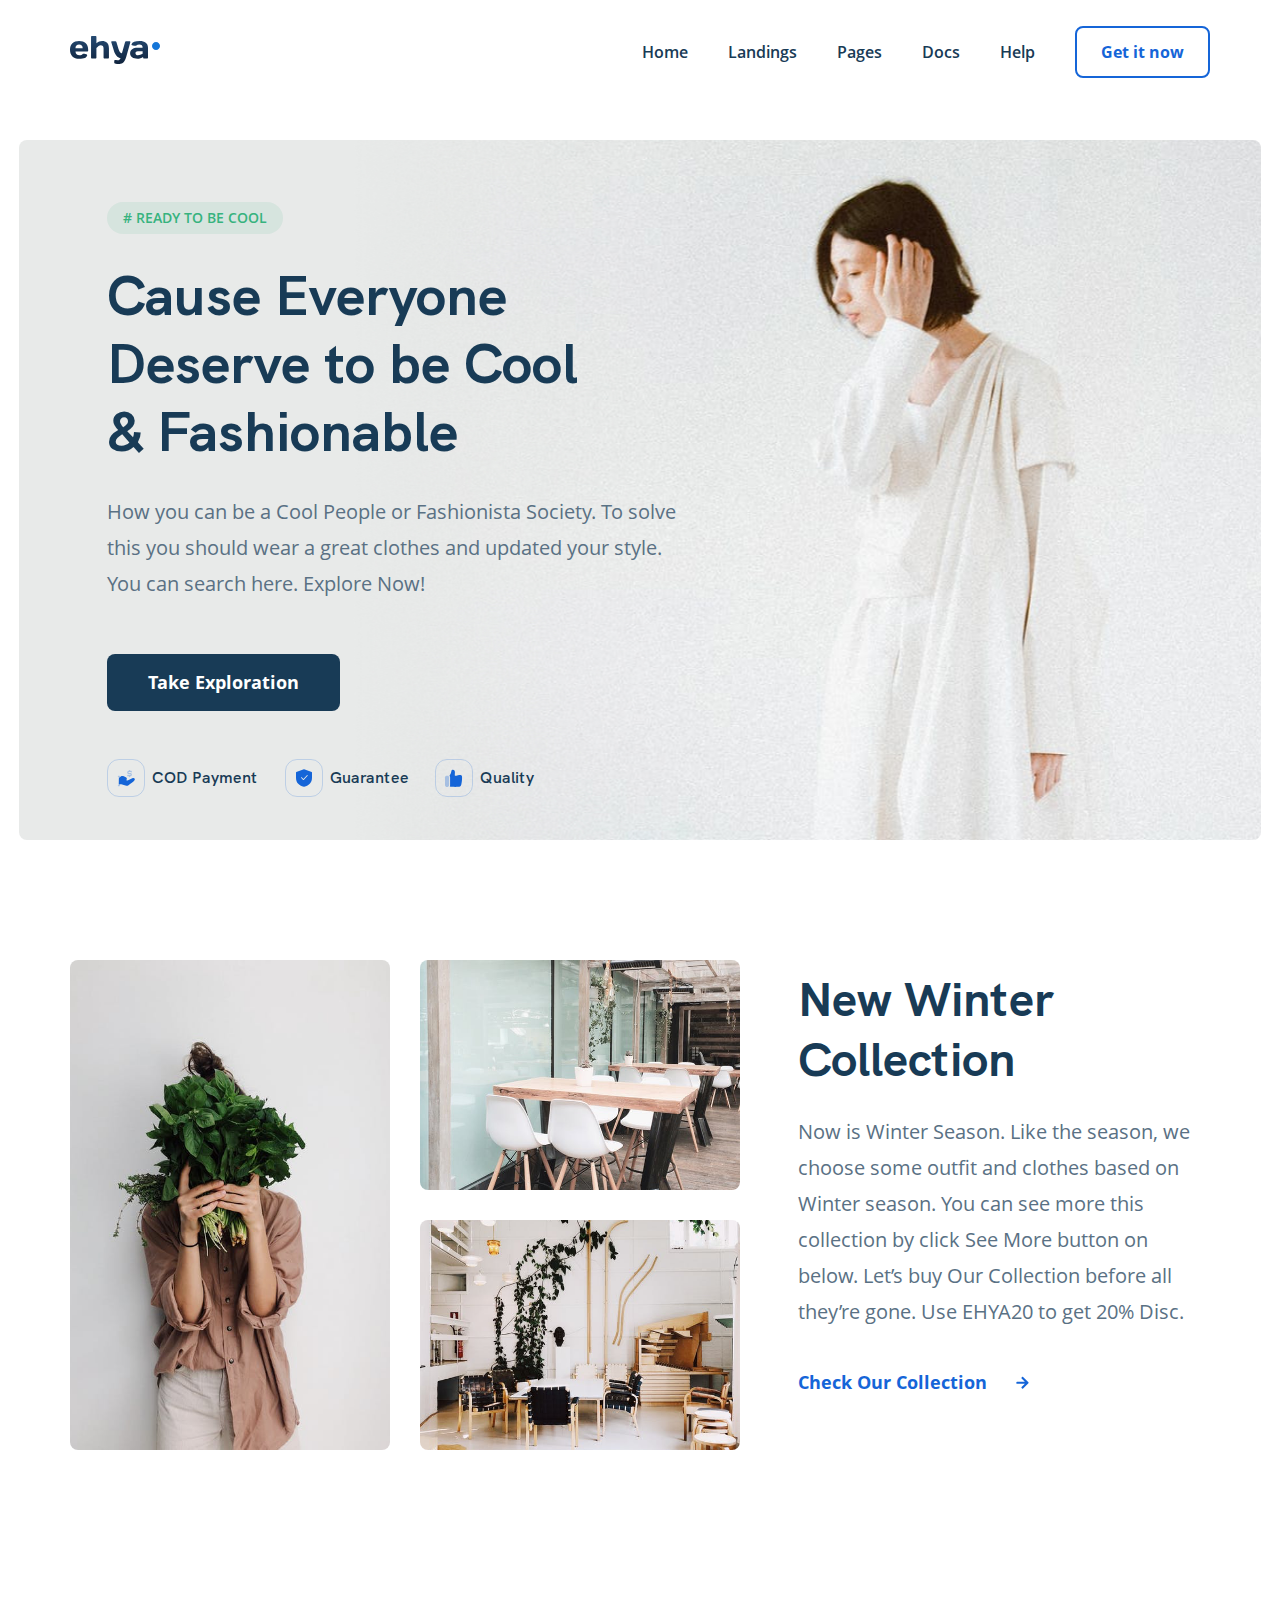
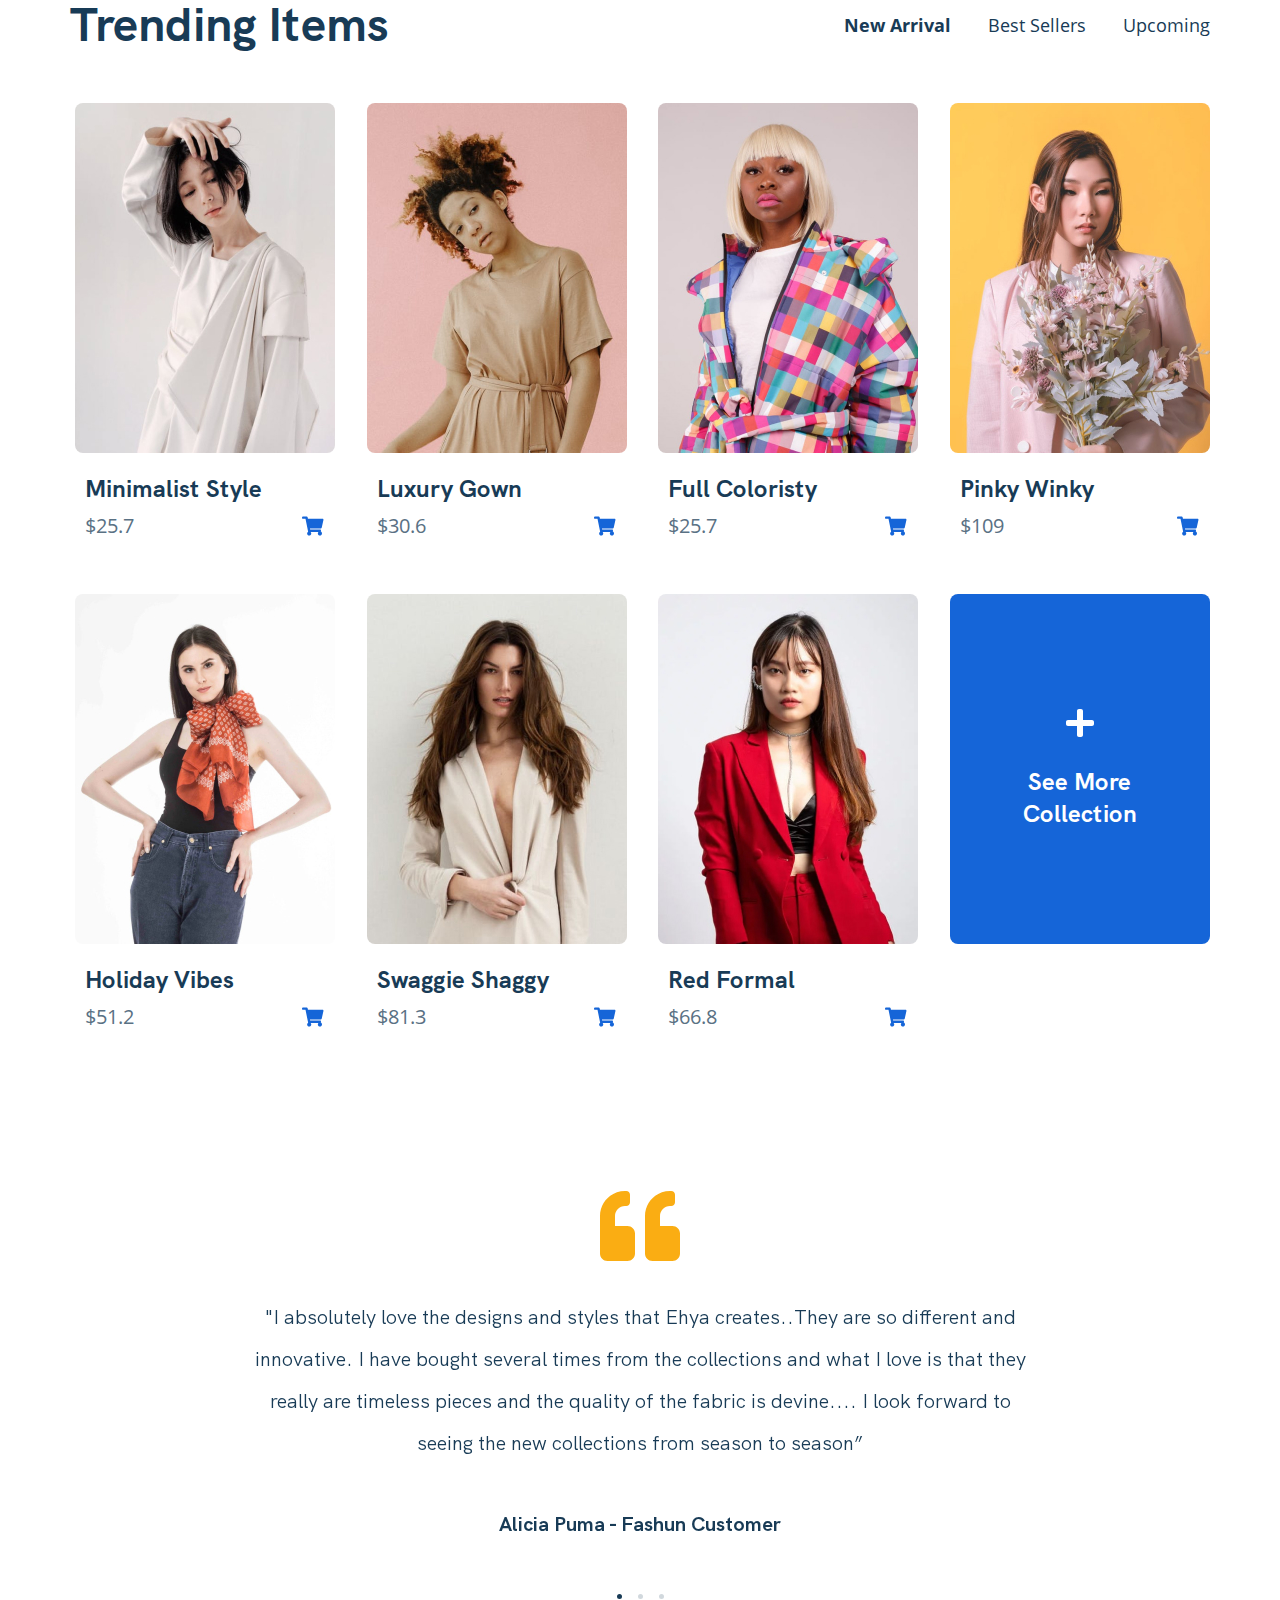
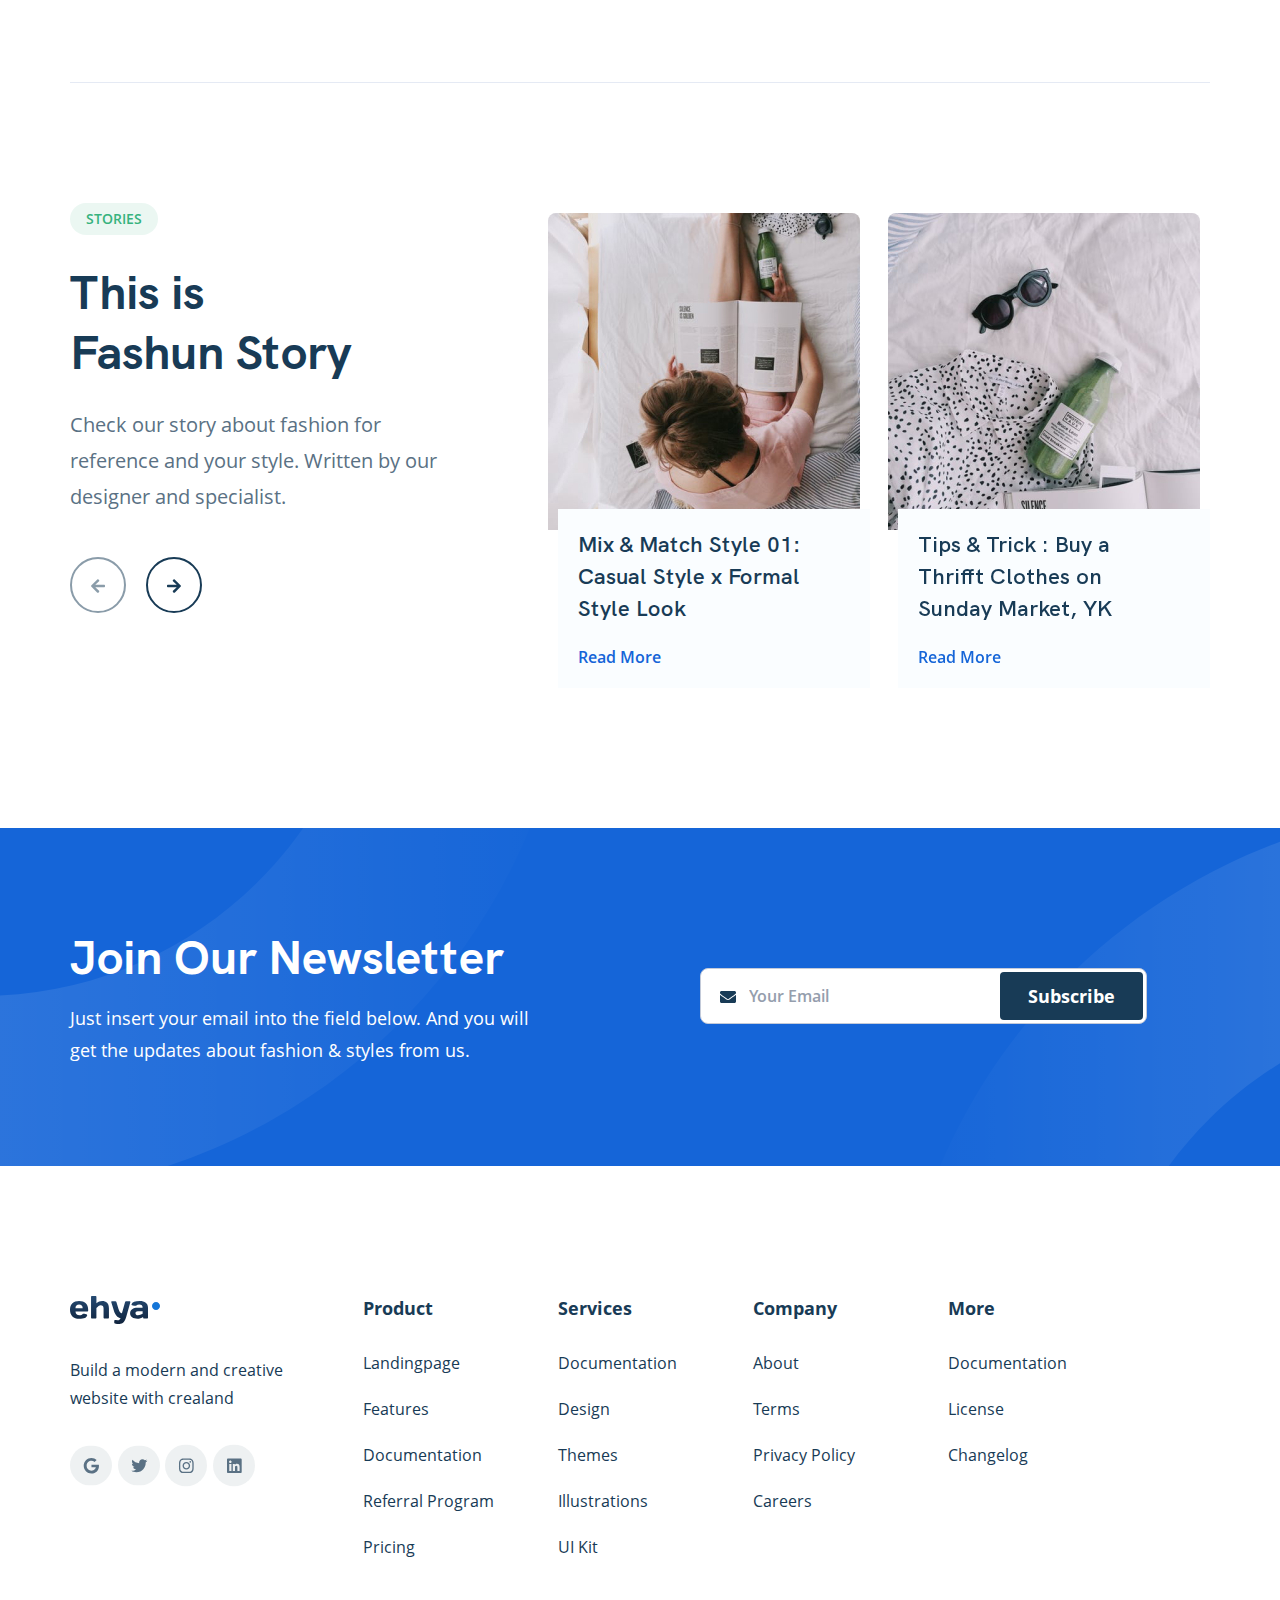
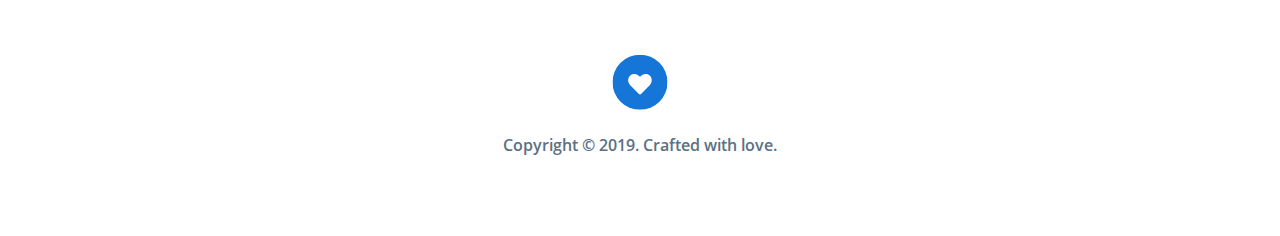
<file: index.html>
<!DOCTYPE html>
<html lang="en">
  <head>
    <meta charset="UTF-8" />
    <meta name="viewport" content="width=device-width, initial-scale=1.0" />
    <title>ehya</title>
    <link rel="shortcut icon" href="favicon.ico" type="image/x-icon" />
    <link rel="icon" href="favicon.ico" type="image/x-icon" />
    <link rel="stylesheet" href="css/swiper-bundle.min.css" />
    <link rel="stylesheet" href="css/style.css" />
  </head>
  <body>
    <header class="header">
      <div class="container header__container">
        <a href="index.html" class="logo">
          <img src="img/logo.svg" alt="Logo: ehya" class="logo__image" />
        </a>
        <button class="menu-button">
          <span class="menu-button__line"></span>
          <span class="menu-button__line"></span>
          <span class="menu-button__line"></span>
        </button>
        <nav class="navbar-menu">
          <img
            src="img/close.svg"
            alt="Icon: Close"
            class="close navbar-menu__close"
          />
          <a href="#" class="navbar-menu__item navbar-menu__link">Home</a>
          <a href="#" class="navbar-menu__item navbar-menu__link">Landings</a>
          <a href="#" class="navbar-menu__item navbar-menu__link">Pages</a>
          <a href="#" class="navbar-menu__item navbar-menu__link">Docs</a>
          <a href="#" class="navbar-menu__item navbar-menu__link">Help</a>
          <button class="button navbar-menu__item navbar-menu__button">
            Get it now
          </button>
        </nav>
        <!-- /.navbar-menu -->
      </div>
      <!-- /.container -->
    </header>

    <section class="hero">
      <div class="hero-container">
        <div class="hero-wrapper">
          <span class="label hero__label"># Ready to be cool</span>
          <h1 class="title hero__title">
            Cause Everyone Deserve to be Cool & Fashionable
          </h1>
          <p class="description hero__description">
            How you can be a Cool People or Fashionista Society. To solve this
            you should wear a great clothes and updated your style. You can
            search here. Explore Now!
          </p>
          <button class="button hero__button">Take Exploration</button>
          <ul class="advantages">
            <li class="advantages__item">
              <img
                src="img/icon-get-money.svg"
                alt="Icon: Get money"
                class="advantages__icon"
              />
              <span class="advantages__text">COD Payment</span>
            </li>
            <li class="advantages__item">
              <img
                src="img/icon-protection.svg"
                alt="Icon: Get money"
                class="advantages__icon"
              />
              <span class="advantages__text">Guarantee</span>
            </li>
            <li class="advantages__item">
              <img
                src="img/icon-like.svg"
                alt="Icon: Get money"
                class="advantages__icon"
              />
              <span class="advantages__text">Quality</span>
            </li>
          </ul>
        </div>
        <!-- /.hero-wrapper -->
      </div>
      <!-- /.hero-container -->
    </section>
    <!-- /.hero -->

    <section class="collection">
      <div class="container collection-container">
        <img
          src="img/collection-1.png"
          alt="Photo: Collection"
          class="photo collection__main-photo"
        />
        <div class="collection__photos">
          <img
            src="img/collection-2.png"
            alt="Photo: Collection"
            class="photo collection__photo"
          />
          <img
            src="img/collection-3.png"
            alt="Photo: Collection"
            class="photo collection__photo"
          />
        </div>
        <!-- /.collection__photos -->
        <div class="collection__info">
          <h2 class="title collection__title">New Winter Collection</h2>
          <p class="description collection__description">
            Now is Winter Season. Like the season, we choose some outfit and
            clothes based on Winter season. You can see more this collection by
            click See More button on below. Let’s buy Our Collection before all
            they’re gone. Use EHYA20 to get 20% Disc.
          </p>
          <a href="#" class="collection__link">
            Check Our Collection
            <img
              class="collection__icon"
              src="img/arrow-next.svg"
              alt="Icon: Arrow next"
            />
          </a>
        </div>
        <!-- /.collection__info -->
      </div>
      <!-- /.container -->
    </section>
    <!-- /.collection -->

    <section class="trending">
      <div class="container trending-container">
        <div class="trending-top">
          <h2 class="title trending__title">Trending Items</h2>
          <ul class="tabs">
            <li data-target="#new" class="tabs__item tabs__item--active">
              New Arrival
            </li>
            <li data-target="#best" class="tabs__item">Best Sellers</li>
            <li data-target="#upcoming" class="tabs__item">Upcoming</li>
          </ul>
        </div>
        <!-- /.trending-top -->
        <ul class="trending-content">
          <li
            id="new"
            class="trending-content__item trending-content__item--active"
          >
            <div class="card">
              <img
                src="img/trend-1.jpg"
                alt="Photo: Minimalist Style"
                class="photo card__photo"
              />
              <h3 class="title card__title">Minimalist Style</h3>
              <div class="price">
                <span class="price-tag">$25.7</span>
                <button class="price__button"></button>
              </div>
            </div>
            <!-- /.card -->
            <div class="card">
              <img
                src="img/trend-2.jpg"
                alt="Photo: Luxury Gown"
                class="photo card__photo"
              />
              <h3 class="title card__title">Luxury Gown</h3>
              <div class="price">
                <span class="price-tag">$30.6</span>
                <button class="price__button"></button>
              </div>
            </div>
            <!-- /.card -->
            <div class="card">
              <img
                src="img/trend-3.jpg"
                alt="Photo: Full Coloristy"
                class="photo card__photo"
              />
              <h3 class="title card__title">Full Coloristy</h3>
              <div class="price">
                <span class="price-tag">$25.7</span>
                <button class="price__button"></button>
              </div>
            </div>
            <!-- /.card -->
            <div class="card">
              <img
                src="img/trend-4.jpg"
                alt="Photo: Pinky Winky"
                class="photo card__photo"
              />
              <h3 class="title card__title">Pinky Winky</h3>
              <div class="price">
                <span class="price-tag">$109</span>
                <button class="price__button"></button>
              </div>
            </div>
            <!-- /.card -->
            <div class="card">
              <img
                src="img/trend-5.jpg"
                alt="Photo: Holiday Vibes"
                class="photo card__photo"
              />
              <h3 class="title card__title">Holiday Vibes</h3>
              <div class="price">
                <span class="price-tag">$51.2</span>
                <button class="price__button"></button>
              </div>
            </div>
            <!-- /.card -->
            <div class="card">
              <img
                src="img/trend-6.jpg"
                alt="Photo: Swaggie Shaggy"
                class="photo card__photo"
              />
              <h3 class="title card__title">Swaggie Shaggy</h3>
              <div class="price">
                <span class="price-tag">$81.3</span>
                <button class="price__button"></button>
              </div>
            </div>
            <!-- /.card -->
            <div class="card">
              <img
                src="img/trend-7.jpg"
                alt="Photo: Red Formal"
                class="photo card__photo"
              />
              <h3 class="title card__title">Red Formal</h3>
              <div class="price">
                <span class="price-tag">$66.8</span>
                <button class="price__button"></button>
              </div>
            </div>
            <!-- /.card -->
            <div class="card">
              <div class="card-more">
                <a href="#" class="card-more__link">
                  <img
                    src="img/plus.svg"
                    alt="Icon: Plus"
                    class="card-more__icon"
                  />
                  <h3 class="title card-more__title">See More Collection</h3>
                </a>
              </div>
            </div>
            <!-- /.card -->
          </li>
          <!-- /.trending-content__item -->

          <li id="best" class="trending-content__item">
            <div class="card">
              <img
                src="img/trend-8.jpg"
                alt="Photo: Natural Style"
                class="photo card__photo"
              />
              <h3 class="title card__title">Natural Style</h3>
              <div class="price">
                <span class="price-tag">$25.7</span>
                <button class="price__button"></button>
              </div>
            </div>
            <!-- /.card -->
            <div class="card">
              <img
                src="img/trend-9.jpg"
                alt="Photo: Comfortable Street"
                class="photo card__photo"
              />
              <h3 class="title card__title">Comfortable Street</h3>
              <div class="price">
                <span class="price-tag">$30.6</span>
                <button class="price__button"></button>
              </div>
            </div>
            <!-- /.card -->
            <div class="card">
              <img
                src="img/trend-10.jpg"
                alt="Photo: Shopping Style"
                class="photo card__photo"
              />
              <h3 class="title card__title">Shopping Style</h3>
              <div class="price">
                <span class="price-tag">$25.7</span>
                <button class="price__button"></button>
              </div>
            </div>
            <!-- /.card -->
            <div class="card">
              <img
                src="img/trend-11.jpg"
                alt="Photo: Little Girl"
                class="photo card__photo"
              />
              <h3 class="title card__title">Little Girl</h3>
              <div class="price">
                <span class="price-tag">$109</span>
                <button class="price__button"></button>
              </div>
            </div>
            <!-- /.card -->
            <div class="card">
              <img
                src="img/trend-12.jpg"
                alt="Photo: Holiday Style"
                class="photo card__photo"
              />
              <h3 class="title card__title">Holiday style</h3>
              <div class="price">
                <span class="price-tag">$51.2</span>
                <button class="price__button"></button>
              </div>
            </div>
            <!-- /.card -->
            <div class="card">
              <img
                src="img/trend-13.jpg"
                alt="Photo: Casual"
                class="photo card__photo"
              />
              <h3 class="title card__title">Casual</h3>
              <div class="price">
                <span class="price-tag">$81.3</span>
                <button class="price__button"></button>
              </div>
            </div>
            <!-- /.card -->
            <div class="card">
              <img
                src="img/trend-14.jpg"
                alt="Photo: Sport Live"
                class="photo card__photo"
              />
              <h3 class="title card__title">Sport Live</h3>
              <div class="price">
                <span class="price-tag">$66.8</span>
                <button class="price__button"></button>
              </div>
            </div>
            <!-- /.card -->
            <div class="card">
              <div class="card-more">
                <a href="#" class="card-more__link">
                  <img
                    src="img/plus.svg"
                    alt="Icon: Plus"
                    class="card-more__icon"
                  />
                  <h3 class="title card-more__title">See More Collection</h3>
                </a>
              </div>
            </div>
            <!-- /.card -->
          </li>
          <!-- /.trending-content__item -->

          <li id="upcoming" class="trending-content__item">
            <div class="card">
              <img
                src="img/trend-15.jpg"
                alt="Photo: Summers"
                class="photo card__photo"
              />
              <h3 class="title card__title">Summers</h3>
              <div class="price">
                <span class="price-tag">$25.7</span>
                <button class="price__button"></button>
              </div>
            </div>
            <!-- /.card -->
            <div class="card">
              <img
                src="img/trend-16.jpg"
                alt="Photo: Doll Style"
                class="photo card__photo"
              />
              <h3 class="title card__title">Doll Style</h3>
              <div class="price">
                <span class="price-tag">$30.6</span>
                <button class="price__button"></button>
              </div>
            </div>
            <!-- /.card -->
            <div class="card">
              <img
                src="img/trend-17.jpg"
                alt="Photo: Barbie Girl"
                class="photo card__photo"
              />
              <h3 class="title card__title">Barbie Girl</h3>
              <div class="price">
                <span class="price-tag">$25.7</span>
                <button class="price__button"></button>
              </div>
            </div>
            <!-- /.card -->
            <div class="card">
              <img
                src="img/trend-18.jpg"
                alt="Photo: Natural Free"
                class="photo card__photo"
              />
              <h3 class="title card__title">Natural Free</h3>
              <div class="price">
                <span class="price-tag">$109</span>
                <button class="price__button"></button>
              </div>
            </div>
            <!-- /.card -->
            <div class="card">
              <img
                src="img/trend-19.jpg"
                alt="Photo: Mysterious"
                class="photo card__photo"
              />
              <h3 class="title card__title">Mysterious</h3>
              <div class="price">
                <span class="price-tag">$51.2</span>
                <button class="price__button"></button>
              </div>
            </div>
            <!-- /.card -->
            <div class="card">
              <img
                src="img/trend-20.jpg"
                alt="Photo: Travel Free"
                class="photo card__photo"
              />
              <h3 class="title card__title">Travel Free</h3>
              <div class="price">
                <span class="price-tag">$81.3</span>
                <button class="price__button"></button>
              </div>
            </div>
            <!-- /.card -->
            <div class="card">
              <img
                src="img/trend-21.jpg"
                alt="Photo: Neformal"
                class="photo card__photo"
              />
              <h3 class="title card__title">Neformal</h3>
              <div class="price">
                <span class="price-tag">$66.8</span>
                <button class="price__button"></button>
              </div>
            </div>
            <!-- /.card -->
            <div class="card">
              <div class="card-more">
                <a href="#" class="card-more__link">
                  <img
                    src="img/plus.svg"
                    alt="Icon: Plus"
                    class="card-more__icon"
                  />
                  <h3 class="title card-more__title">See More Collection</h3>
                </a>
              </div>
            </div>
            <!-- /.card -->
          </li>
          <!-- /.trending-content__item -->
        </ul>
        <!-- /.trending-content -->
      </div>
    </section>
    <!-- /.trending -->

    <section class="testimonial">
      <div class="testimonial-container">
        <img
          src="img/quote-left.svg"
          alt="Icon: Quote"
          class="testimonial__icon"
        />
        <div class="swiper-container testimonial-slider">
          <div class="swiper-wrapper">
            <div class="swiper-slide">
              <div class="testimonial-slider__item">
                <p class="testimonial-slider__text">
                  "I absolutely love the designs and styles that Ehya
                  creates..They are so different and innovative. I have bought
                  several times from the collections and what I love is that
                  they really are timeless pieces and the quality of the fabric
                  is devine.... I look forward to seeing the new collections
                  from season to season”
                </p>
                <h3 class="title testimonial-slider__name">
                  Alicia Puma - Fashun Customer
                </h3>
              </div>
            </div>
            <!-- /.swiper-slide -->

            <div class="swiper-slide">
              <div class="testimonial-slider__item">
                <p class="testimonial-slider__text">
                  "Lorem ipsum dolor, sit amet consectetur adipisicing elit.
                  Minima assumenda ratione deserunt placeat, possimus, unde qui
                  cumque, perspiciatis commodi delectus quisquam. Reiciendis
                  odio ea similique recusandae nesciunt sit et nihil."
                </p>
                <h3 class="title testimonial-slider__name">
                  Julia Robert - Designer
                </h3>
              </div>
            </div>
            <!-- /.swiper-slide -->

            <div class="swiper-slide">
              <div class="testimonial-slider__item">
                <p class="testimonial-slider__text">
                  "Lorem ipsum dolor sit amet, consectetur adipisicing elit.
                  Quod adipisci animi in molestias magnam earum tempora
                  quibusdam reiciendis nisi eveniet minima quasi sed aliquam
                  consequatur accusantium molestiae voluptatum repellendus nam
                  consequuntur numquam odio eius voluptatibus, autem error!
                  Voluptatum, alias."
                </p>
                <h3 class="title testimonial-slider__name">
                  Sam Dagner - Fashion Model
                </h3>
              </div>
            </div>
            <!-- /.swiper-slide -->
          </div>
          <!-- /.swiper-wrapper -->
          <div class="swiper-pagination"></div>
        </div>
        <!-- /.testimonial-slider -->
      </div>
      <!-- /.container -->
    </section>
    <!-- /.testimonial -->

    <section class="stories">
      <div class="container stories-container">
        <div class="stories__left">
          <span class="label stories__label">Stories</span>
          <h2 class="title stories__title">
            This is Fashun Story
          </h2>
          <p class="description stories__description">
            Check our story about fashion for reference and your style. Written
            by our designer and specialist.
          </p>
          <div class="stories-buttons">
            <button class="stories__button stories__button--prev"></button>
            <button class="stories__button stories__button--next"></button>
          </div>
        </div>
        <!-- /.stories-left -->
        <div class="swiper-container stories-slider">
          <div class="swiper-wrapper">
            <div class="swiper-slide">
              <div class="stories-slider__item">
                <div class="stories-card">
                  <img
                    src="img/stories-1.jpg"
                    alt="Photo: Mix & Match Style"
                    class="photo stories-card__photo"
                  />
                  <div class="stories-card__info">
                    <h3 class="stories-card__title">
                      Mix & Match Style 01: Casual Style x Formal Style Look
                    </h3>
                    <a href="#" class="stories-card__link">Read More</a>
                  </div>
                </div>
                <!-- /.stories-card -->
                <div class="stories-card">
                  <img
                    src="img/stories-2.jpg"
                    alt="Photo: Tips & Trick"
                    class="photo stories-card__photo"
                  />
                  <div class="stories-card__info">
                    <h3 class="stories-card__title">
                      Tips & Trick : Buy a Thrifft Clothes on Sunday Market, YK
                    </h3>
                    <a href="#" class="stories-card__link">Read More</a>
                  </div>
                </div>
                <!-- /.stories-card -->
              </div>
            </div>
            <!-- /.swiper-slide -->

            <div class="swiper-slide">
              <div class="stories-slider__item">
                <div class="stories-card">
                  <img
                    src="img/stories-3.jpg"
                    alt="Photo: Oh My Gosh"
                    class="photo stories-card__photo"
                  />
                  <div class="stories-card__info">
                    <h3 class="stories-card__title">
                      Oh My Gosh! I have a dear friend-Nalini.
                    </h3>
                    <a href="#" class="stories-card__link">Read More</a>
                  </div>
                </div>
                <!-- /.stories-card -->
                <div class="stories-card">
                  <img
                    src="img/stories-4.jpg"
                    alt="Photo: Fashion Queen"
                    class="photo stories-card__photo"
                  />
                  <div class="stories-card__info">
                    <h3 class="stories-card__title">
                      Fashion Queen: How we get attracted to stranggers.
                    </h3>
                    <a href="#" class="stories-card__link">Read More</a>
                  </div>
                </div>
                <!-- /.stories-card -->
              </div>
            </div>
            <!-- /.swiper-slide -->

            <div class="swiper-slide">
              <div class="stories-slider__item">
                <div class="stories-card">
                  <img
                    src="img/stories-5.jpg"
                    alt="Photo: The Trendsetter"
                    class="photo stories-card__photo"
                  />
                  <div class="stories-card__info">
                    <h3 class="stories-card__title">
                      The Trendsetter: She differed, here come had coin.
                    </h3>
                    <a href="#" class="stories-card__link">Read More</a>
                  </div>
                </div>
                <!-- /.stories-card -->
                <div class="stories-card">
                  <img
                    src="img/stories-6.jpg"
                    alt="Photo: Guide To Celebrit"
                    class="photo stories-card__photo"
                  />
                  <div class="stories-card__info">
                    <h3 class="stories-card__title">
                      Guide To Celebrit. You could flip any shampoo.
                    </h3>
                    <a href="#" class="stories-card__link">Read More</a>
                  </div>
                </div>
                <!-- /.stories-card -->
              </div>
            </div>
            <!-- /.swiper-slide -->
          </div>
          <!-- /.swiper-wrapper -->
        </div>
        <!-- /.stories-slider -->
      </div>
      <!-- /.container -->
    </section>
    <!-- /.stories -->

    <section class="newsletter">
      <div class="container newsletter-container">
        <div class="newsletter__text">
          <h2 class="title newsletter__title">Join Our Newsletter</h2>
          <p class="newsletter__description">
            Just insert your email into the field below. And you will get the
            updates about fashion & styles from us.
          </p>
        </div>
        <form
          action="send.php"
          method="POST"
          class="subscribe newsletter__subscribe"
        >
          <input
            type="email"
            class="subscribe__input"
            placeholder="Your Email"
            name="email"
            required
          />
          <button class="button subscribe__button">Subscribe</button>
        </form>
      </div>
      <!-- /.newsletter-wrapper -->
    </section>
    <!-- /.newsletter -->

    <footer class="footer">
      <div class="container footer-container">
        <div class="footer-top">
          <div class="footer__main">
            <a href="index.html" class="logo">
              <img src="img/logo.svg" alt="Logo: ehya" class="logo__image" />
            </a>
            <p class="footer__text">
              Build a modern and creative website with crealand
            </p>
            <div class="footer__social-links">
              <a
                href="https://www.google.com/"
                target="_blank"
                class="footer__link"
                ><img
                  class="footer__icon"
                  src="img/icon-google.svg"
                  alt="icon: google"
              /></a>
              <a
                href="https://www.twitter.com/"
                target="_blank"
                class="footer__link"
                ><img
                  class="footer__icon"
                  src="img/icon-twitter.svg"
                  alt="icon: twitter"
              /></a>
              <a
                href="https://www.instagram.com/"
                target="_blank"
                class="footer__link"
                ><img
                  class="footer__icon"
                  src="img/icon-instagram.svg"
                  alt="icon: instagram"
              /></a>
              <a
                href="https://www.linkedin.cn/"
                target="_blank"
                class="footer__link"
                ><img
                  class="footer__icon"
                  src="img/icon-linkedin.svg"
                  alt="icon: linkedin"
              /></a>
            </div>
            <!-- /.footer__social-links -->
          </div>
          <div class="footer-group">
            <div class="footer__list">
              <h3 class="footer__title">Product</h3>
              <ul class="footer__ul">
                <li class="footer__item">
                  <a href="#" class="footer__link">Landingpage</a>
                </li>
                <li class="footer__item">
                  <a href="#" class="footer__link">Features</a>
                </li>
                <li class="footer__item">
                  <a href="#" class="footer__link">Documentation</a>
                </li>
                <li class="footer__item">
                  <a href="#" class="footer__link">Referral Program</a>
                </li>
                <li class="footer__item">
                  <a href="#" class="footer__link">Pricing</a>
                </li>
              </ul>
            </div>
            <!-- /.footer__list -->

            <div class="footer__list">
              <h3 class="footer__title">Services</h3>
              <ul class="footer__ul">
                <li class="footer__item">
                  <a href="#" class="footer__link">Documentation</a>
                </li>
                <li class="footer__item">
                  <a href="#" class="footer__link">Design</a>
                </li>
                <li class="footer__item">
                  <a href="#" class="footer__link">Themes</a>
                </li>
                <li class="footer__item">
                  <a href="#" class="footer__link">Illustrations</a>
                </li>
                <li class="footer__item">
                  <a href="#" class="footer__link">UI Kit</a>
                </li>
              </ul>
            </div>
            <!-- /.footer__list -->

            <div class="footer__list">
              <h3 class="footer__title">Company</h3>
              <ul class="footer__ul">
                <li class="footer__item">
                  <a href="#" class="footer__link">About</a>
                </li>
                <li class="footer__item">
                  <a href="#" class="footer__link">Terms</a>
                </li>
                <li class="footer__item">
                  <a href="#" class="footer__link">Privacy Policy</a>
                </li>
                <li class="footer__item">
                  <a href="#" class="footer__link">Careers</a>
                </li>
              </ul>
            </div>
            <!-- /.footer__list -->

            <div class="footer__list">
              <h3 class="footer__title">More</h3>
              <ul class="footer__ul">
                <li class="footer__item">
                  <a href="#" class="footer__link">Documentation</a>
                </li>
                <li class="footer__item">
                  <a href="#" class="footer__link">License</a>
                </li>
                <li class="footer__item">
                  <a href="#" class="footer__link">Changelog</a>
                </li>
              </ul>
            </div>
            <!-- /.footer__list -->
          </div>
          <!-- /.footer-group -->
        </div>
        <!-- /.footer-top -->
        <div class="footer-bottom">
          <img
            class="footer-bottom__icon"
            src="img/icon-heart.svg"
            alt="Icon: Heart"
          />
          <span class="footer-bottom__text"
            >Copyright © 2019. Crafted with love.</span
          >
        </div>
        <!-- /.footer-bottom -->
      </div>
      <!-- /.container -->
    </footer>
    <!-- /.footer -->
    <script src="js/jquery-3.5.1.min.js"></script>
    <script src="js/swiper-bundle.min.js"></script>
    <script src="js/jquery.validate.min.js"></script>
    <script src="js/main.js"></script>
  </body>
</html>
</file>
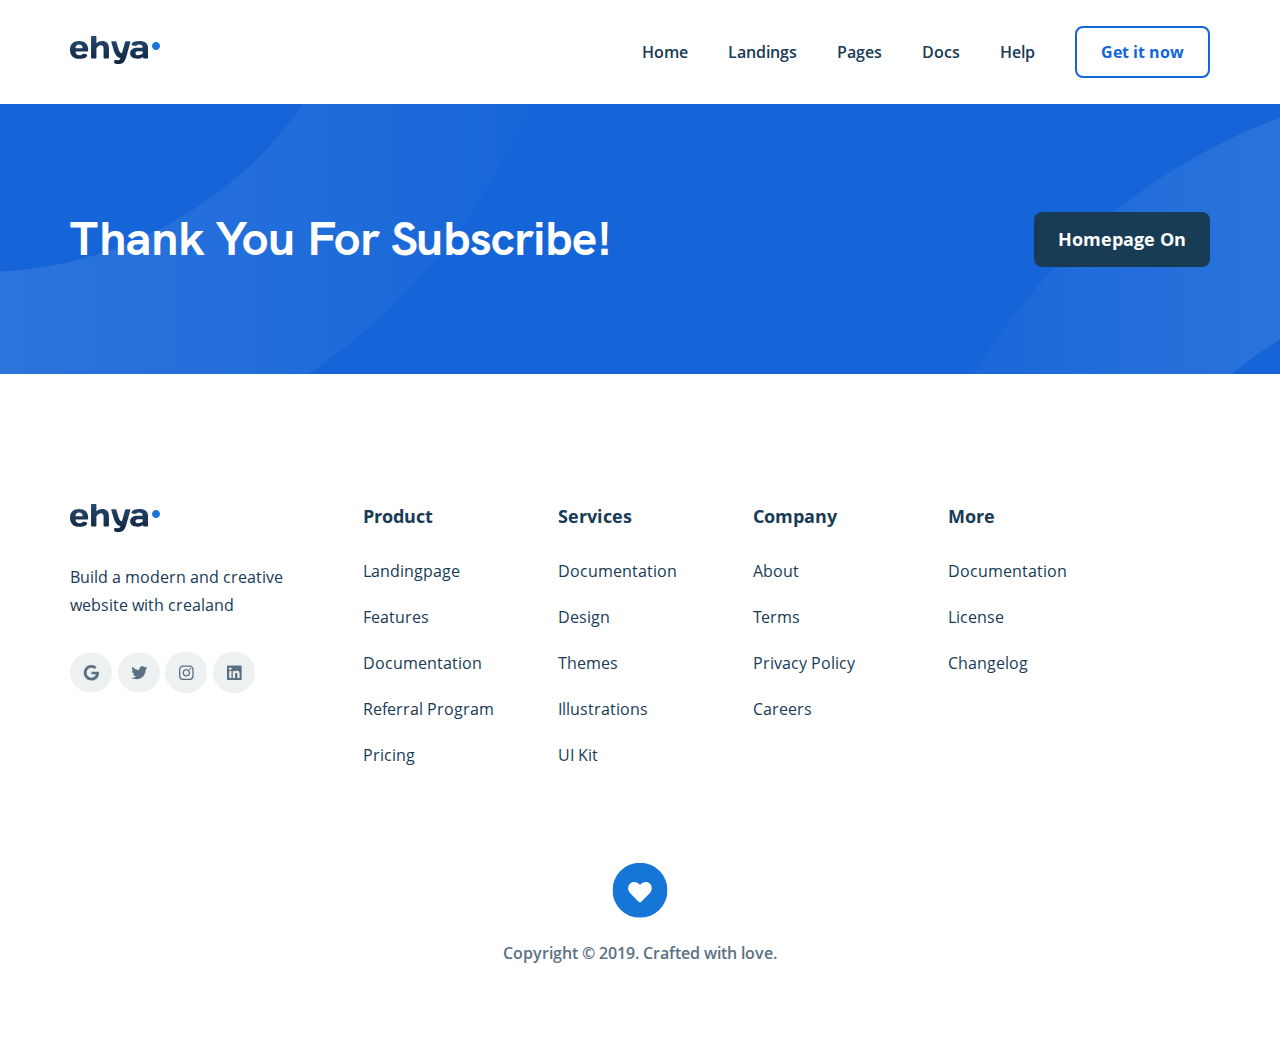
<file: thank.html>
<!DOCTYPE html>
<html lang="en">
  <head>
    <meta charset="UTF-8" />
    <meta name="viewport" content="width=device-width, initial-scale=1.0" />
    <title>ehya</title>
    <link rel="shortcut icon" href="favicon.ico" type="image/x-icon" />
    <link rel="icon" href="favicon.ico" type="image/x-icon" />
    <link rel="stylesheet" href="css/swiper-bundle.min.css" />
    <link rel="stylesheet" href="css/style.css" />
  </head>
  <body>
    <header class="header">
      <div class="container header__container">
        <a href="index.html" class="logo">
          <img src="img/logo.svg" alt="Logo: ehya" class="logo__image" />
        </a>
        <button class="menu-button">
          <span class="menu-button__line"></span>
          <span class="menu-button__line"></span>
          <span class="menu-button__line"></span>
        </button>
        <nav class="navbar-menu">
          <img
            src="img/close.svg"
            alt="Icon: Close"
            class="close navbar-menu__close"
          />
          <a href="#" class="navbar-menu__item navbar-menu__link">Home</a>
          <a href="#" class="navbar-menu__item navbar-menu__link">Landings</a>
          <a href="#" class="navbar-menu__item navbar-menu__link">Pages</a>
          <a href="#" class="navbar-menu__item navbar-menu__link">Docs</a>
          <a href="#" class="navbar-menu__item navbar-menu__link">Help</a>
          <button class="button navbar-menu__item navbar-menu__button">
            Get it now
          </button>
        </nav>
        <!-- /.navbar-menu -->
      </div>
      <!-- /.container -->
    </header>

    <section class="newsletter">
      <div class="container thank-container">
        <div class="newsletter__text-thank">
          <h2 class="title">
            Thank You For Subscribe!
          </h2>
        </div>
        <a href="index.html" class="button newsletter__button-thank"
          >Homepage On</a
        >
      </div>
      <!-- /.newsletter-wrapper -->
    </section>
    <!-- /.newsletter -->

    <footer class="footer">
      <div class="container footer-container">
        <div class="footer-top">
          <div class="footer__main">
            <a href="index.html" class="logo">
              <img src="img/logo.svg" alt="Logo: ehya" class="logo__image" />
            </a>
            <p class="footer__text">
              Build a modern and creative website with crealand
            </p>
            <div class="footer__social-links">
              <a
                href="https://www.google.com/"
                target="_blank"
                class="footer__link"
                ><img
                  class="footer__icon"
                  src="img/icon-google.svg"
                  alt="icon: google"
              /></a>
              <a
                href="https://www.twitter.com/"
                target="_blank"
                class="footer__link"
                ><img
                  class="footer__icon"
                  src="img/icon-twitter.svg"
                  alt="icon: twitter"
              /></a>
              <a
                href="https://www.instagram.com/"
                target="_blank"
                class="footer__link"
                ><img
                  class="footer__icon"
                  src="img/icon-instagram.svg"
                  alt="icon: instagram"
              /></a>
              <a
                href="https://www.linkedin.cn/"
                target="_blank"
                class="footer__link"
                ><img
                  class="footer__icon"
                  src="img/icon-linkedin.svg"
                  alt="icon: linkedin"
              /></a>
            </div>
            <!-- /.footer__social-links -->
          </div>
          <div class="footer-group">
            <div class="footer__list">
              <h3 class="footer__title">Product</h3>
              <ul class="footer__ul">
                <li class="footer__item">
                  <a href="#" class="footer__link">Landingpage</a>
                </li>
                <li class="footer__item">
                  <a href="#" class="footer__link">Features</a>
                </li>
                <li class="footer__item">
                  <a href="#" class="footer__link">Documentation</a>
                </li>
                <li class="footer__item">
                  <a href="#" class="footer__link">Referral Program</a>
                </li>
                <li class="footer__item">
                  <a href="#" class="footer__link">Pricing</a>
                </li>
              </ul>
            </div>
            <!-- /.footer__list -->

            <div class="footer__list">
              <h3 class="footer__title">Services</h3>
              <ul class="footer__ul">
                <li class="footer__item">
                  <a href="#" class="footer__link">Documentation</a>
                </li>
                <li class="footer__item">
                  <a href="#" class="footer__link">Design</a>
                </li>
                <li class="footer__item">
                  <a href="#" class="footer__link">Themes</a>
                </li>
                <li class="footer__item">
                  <a href="#" class="footer__link">Illustrations</a>
                </li>
                <li class="footer__item">
                  <a href="#" class="footer__link">UI Kit</a>
                </li>
              </ul>
            </div>
            <!-- /.footer__list -->

            <div class="footer__list">
              <h3 class="footer__title">Company</h3>
              <ul class="footer__ul">
                <li class="footer__item">
                  <a href="#" class="footer__link">About</a>
                </li>
                <li class="footer__item">
                  <a href="#" class="footer__link">Terms</a>
                </li>
                <li class="footer__item">
                  <a href="#" class="footer__link">Privacy Policy</a>
                </li>
                <li class="footer__item">
                  <a href="#" class="footer__link">Careers</a>
                </li>
              </ul>
            </div>
            <!-- /.footer__list -->

            <div class="footer__list">
              <h3 class="footer__title">More</h3>
              <ul class="footer__ul">
                <li class="footer__item">
                  <a href="#" class="footer__link">Documentation</a>
                </li>
                <li class="footer__item">
                  <a href="#" class="footer__link">License</a>
                </li>
                <li class="footer__item">
                  <a href="#" class="footer__link">Changelog</a>
                </li>
              </ul>
            </div>
            <!-- /.footer__list -->
          </div>
          <!-- /.footer-group -->
        </div>
        <!-- /.footer-top -->
        <div class="footer-bottom">
          <img
            class="footer-bottom__icon"
            src="img/icon-heart.svg"
            alt="Icon: Heart"
          />
          <span class="footer-bottom__text"
            >Copyright © 2019. Crafted with love.</span
          >
        </div>
        <!-- /.footer-bottom -->
      </div>
      <!-- /.container -->
    </footer>
    <!-- /.footer -->
    <script src="js/jquery-3.5.1.min.js"></script>
    <script src="js/swiper-bundle.min.js"></script>
    <script src="js/jquery.validate.min.js"></script>
    <script src="js/main.js"></script>
  </body>
</html>
</file>
<file: css/style.css>
@font-face{font-family:"Open Sans";src:url("../fonts/OpenSans-Bold.woff") format("woff"),url("../fonts/OpenSans-Bold.woff2") format("woff2");font-weight:bold;font-style:normal;font-display:swap}@font-face{font-family:"Open Sans";src:url("../fonts/OpenSans-Regular.woff") format("woff"),url("../fonts/OpenSans-Regular.woff2") format("woff2");font-weight:normal;font-style:normal;font-display:swap}@font-face{font-family:"Open Sans";src:url("../fonts/OpenSans-SemiBold.woff") format("woff"),url("../fonts/OpenSans-SemiBold.woff2") format("woff2");font-weight:600;font-style:normal;font-display:swap}@font-face{font-family:'HK Grotesk';src:url("../fonts/HKGrotesk-Bold.woff") format("woff"),url("../fonts/HKGrotesk-Bold.woff2") format("woff2");font-weight:bold;font-style:normal;font-display:swap}@font-face{font-family:'HK Grotesk';src:url("../fonts/HKGrotesk-SemiBold.woff") format("woff"),url("../fonts/HKGrotesk-SemiBold.woff2") format("woff2");font-weight:600;font-style:normal;font-display:swap}@font-face{font-family:'HK Grotesk';src:url("../fonts/HKGrotesk-Regular.woff") format("woff"),url("../fonts/HKGrotesk-Regular.woff2") format("woff2");font-weight:normal;font-style:normal;font-display:swap}*{box-sizing:border-box}body{background-color:#ffffff;font-family:'Open Sans', sans-serif;color:#183B56}input,button{outline:none}.container{max-width:1140px;margin:auto}img{max-width:100%}.label{padding:6px 16px;text-transform:uppercase;font-style:normal;font-weight:600;font-size:14px;line-height:20px;color:#36B37E;background-color:rgba(54,179,126,0.1);border-radius:2000px}.title{font-family:'HK Grotesk', sans-serif;font-style:normal;font-weight:bold;font-size:48px;line-height:60px;margin:0}.description{margin:0;color:#5A7184;font-style:normal;font-weight:normal;font-size:20px;line-height:36px}.button{font-style:normal;font-weight:bold;font-size:18px;line-height:25px;background-color:#183B56;color:#fff;border-radius:8px;border:none;cursor:pointer}.photo{border-radius:8px;object-fit:cover}.logo{width:90px}label.invalid{color:#fff;border-bottom:1px solid #fff;font-size:16px}/*! normalize.css v8.0.1 | MIT License | github.com/necolas/normalize.css */html{line-height:1.15;-webkit-text-size-adjust:100%}body{margin:0}main{display:block}h1{font-size:2em;margin:0.67em 0}hr{box-sizing:content-box;height:0;overflow:visible}pre{font-family:monospace, monospace;font-size:1em}a{background-color:transparent}abbr[title]{border-bottom:none;text-decoration:underline;text-decoration:underline dotted}b,strong{font-weight:bolder}code,kbd,samp{font-family:monospace, monospace;font-size:1em}small{font-size:80%}sub,sup{font-size:75%;line-height:0;position:relative;vertical-align:baseline}sub{bottom:-0.25em}sup{top:-0.5em}img{border-style:none}button,input,optgroup,select,textarea{font-family:inherit;font-size:100%;line-height:1.15;margin:0}button,input{overflow:visible}button,select{text-transform:none}button,[type="button"],[type="reset"],[type="submit"]{-webkit-appearance:button}button::-moz-focus-inner,[type="button"]::-moz-focus-inner,[type="reset"]::-moz-focus-inner,[type="submit"]::-moz-focus-inner{border-style:none;padding:0}button:-moz-focusring,[type="button"]:-moz-focusring,[type="reset"]:-moz-focusring,[type="submit"]:-moz-focusring{outline:1px dotted ButtonText}fieldset{padding:0.35em 0.75em 0.625em}legend{box-sizing:border-box;color:inherit;display:table;max-width:100%;padding:0;white-space:normal}progress{vertical-align:baseline}textarea{overflow:auto}[type="checkbox"],[type="radio"]{box-sizing:border-box;padding:0}[type="number"]::-webkit-inner-spin-button,[type="number"]::-webkit-outer-spin-button{height:auto}[type="search"]{-webkit-appearance:textfield;outline-offset:-2px}[type="search"]::-webkit-search-decoration{-webkit-appearance:none}::-webkit-file-upload-button{-webkit-appearance:button;font:inherit}details{display:block}summary{display:list-item}template{display:none}[hidden]{display:none}.header{background-color:inherit;padding:26px 0}.header__container{display:flex;align-items:center;justify-content:space-between}.navbar-menu{margin:0;display:flex;align-items:center;justify-content:space-between}.navbar-menu__link{color:#183B56;text-decoration:none;font-style:normal;font-weight:600;font-size:16px;line-height:22px;margin-right:40px}.navbar-menu__button{min-width:130px;min-height:48px;padding:13px 24px;font-size:16px;line-height:22px;background-color:inherit;color:#1565D8;border:2px solid #1565D8}.navbar-menu__close{display:none}.menu-button{display:none}.hero{padding-top:36px}.hero-container{max-width:1280px;min-height:700px;width:97%;padding-top:62px;margin:auto;background-position:67% 25%;background-image:url(../img/header-image.jpg);background-color:#E8EAE9;background-repeat:no-repeat;border-radius:8px;overflow:hidden}.hero-wrapper{max-width:1066px;margin:auto;display:flex;flex-direction:column;align-items:flex-start}.hero__title{margin-top:28px;font-size:56px;line-height:68px;max-width:474px}.hero__description{margin-top:28px;max-width:590px}.hero__button{margin-top:52px;margin-bottom:48px;padding:16px 24px;min-width:233px;min-height:56px}.advantages{display:flex;align-items:center;justify-content:space-between;list-style-type:none;margin:0;padding:0;width:427px}.advantages__item{display:flex;align-items:center}.advantages__text{font-family:'HK Grotesk', sans-serif;font-style:normal;font-weight:600;font-size:16px;line-height:20px;color:#183B56}.advantages__icon{margin-right:7px;min-width:36px;min-height:36px;padding:7px;border:0.75px solid rgba(21,101,216,0.2);border-radius:12px}.collection{padding-top:120px}.collection-container{display:flex;align-items:flex-start;justify-content:flex-start;flex-wrap:wrap}.collection__main-photo{width:320px;height:490px;margin-right:30px}.collection__photos{width:320px;display:flex;flex-direction:column;justify-content:space-between;height:490px;margin-right:58px}.collection__photo{width:100%;height:230px}.collection__info{display:flex;flex-direction:column;justify-content:flex-start;max-width:392px;padding-top:10px}.collection__description{margin-top:24px}.collection__link{display:flex;align-items:center;justify-content:space-between;width:231px;margin-top:40px;text-decoration:none;color:#1565D8;font-style:normal;font-weight:bold;font-size:18px;line-height:25px}.trending{padding-top:145px}.trending-top{display:flex;align-items:center;justify-content:space-between;padding-bottom:48px}.trending-content{list-style-type:none;margin:0;padding:0}.trending-content__item{display:none}.trending-content__item--active{display:flex;align-items:flex-start;justify-content:space-between;flex-wrap:wrap;padding-left:5px}.tabs{display:flex;align-items:center;justify-content:space-between;min-width:366px;list-style-type:none;margin:0;padding:0;font-style:normal;font-weight:normal;font-size:18px;line-height:25px}.tabs__item{cursor:pointer}.tabs__item--active{font-weight:bold}.card{width:260px;display:flex;flex-direction:column;align-items:flex-start;padding-bottom:50px}.card__photo{width:100%;height:350px;margin-bottom:20px;object-position:top}.card__title{font-size:24px;line-height:32px;margin-left:10px;margin-bottom:3px}.card-more{background-color:#1565D8;width:100%;height:350px;border-radius:8px;display:flex;align-items:center;justify-content:center}.card-more__link{text-decoration:none;max-width:112px;display:flex;flex-direction:column;align-items:center}.card-more__icon{width:28px;height:28px;margin-bottom:29px}.card-more__title{font-size:24px;line-height:32px;color:#fff;text-align:center}.price{display:flex;align-items:center;justify-content:space-between;width:100%;padding:0 10px}.price-tag{font-style:normal;font-weight:normal;font-size:20px;line-height:36px;color:#5A7184}.price__button{width:23px;height:20px;background-image:url(../img/icon-shopping-cart.svg);background-repeat:no-repeat;background-color:transparent;border:none;cursor:pointer;background-size:contain}.testimonial{padding:95px 0 80px 0}.testimonial-container{display:flex;flex-direction:column;align-items:center;margin:auto}.testimonial__icon{width:80px;height:92px;margin-bottom:24px}.testimonial-slider{max-width:800px;margin:0;overflow:hidden}.testimonial-slider__item{display:flex;flex-direction:column;align-items:center;justify-content:flex-start;width:100%;margin-bottom:48px}.testimonial-slider__text{margin:0;font-family:'HK Grotesk', sans-serif;font-style:normal;font-weight:normal;font-size:20px;line-height:42px;color:#183B56;text-align:center;margin-bottom:48px}.testimonial-slider__name{font-size:20px;line-height:24px}.swiper-pagination{position:unset}.swiper-pagination-bullet{width:5px;height:5px;background:#183B56;margin:0 8px !important}.swiper-pagination-bullet:hover{width:7px;height:7px}.stories-container{padding-top:120px;padding-bottom:140px;border-top:1px solid #E5EAF4;display:flex;align-items:flex-start;justify-content:space-between}.stories__left{display:flex;align-items:flex-start;flex-direction:column;max-width:392px}.stories__label{margin-bottom:28px}.stories__title{max-width:286px;margin-bottom:24px}.stories__description{margin-bottom:42px}.stories-buttons{display:flex;align-items:center;justify-content:space-between;width:132px;padding-bottom:26px}.stories__button{background-image:url(../img/button-next.svg);background-color:transparent;background-repeat:no-repeat;background-size:contain;border:none;cursor:pointer;padding:0;width:56px;height:56px}.stories__button--prev{transform:scale(-1, 1)}.stories-slider{width:662px;height:485px;margin:0;overflow:hidden}.stories-slider__item{height:100%;padding-top:10px;display:flex;justify-content:space-between}.stories-card{position:relative;height:100%;width:322px}.stories-card__photo{width:312px;height:317px;border-radius:8px 8px 0 0}.stories-card__info{padding:20px;position:absolute;z-index:99;right:0;bottom:0;display:flex;flex-direction:column;align-items:flex-start;justify-content:space-between;background-color:#FAFDFF;width:312px;height:179px}.stories-card__title{font-family:'HK Grotesk', sans-serif;font-style:normal;font-weight:600;font-size:22px;line-height:32px;max-width:260px;margin:0}.stories-card__link{text-decoration:none;color:#1565D8;font-style:normal;font-weight:600;font-size:16px;line-height:22px}.swiper-button-disabled{opacity:0.5}.newsletter{position:relative;padding:100px 0;background-color:#1565D8}.newsletter:before{content:'';position:absolute;top:0;left:0;right:0;bottom:0;width:100%;height:100%;background-image:url(../img/newsletter-ovals.svg);background-repeat:no-repeat}.newsletter-container{display:flex;justify-content:flex-start}.newsletter__text{margin-right:144px;max-width:486px;color:#fff}.newsletter__text-thank{color:#fff;margin:5px 10px 5px 0}.newsletter__title{margin-bottom:14px}.newsletter__description{margin:0;font-style:normal;font-weight:normal;font-size:18px;line-height:32px}.newsletter__subscribe{margin-top:40px}.newsletter__button-thank{text-align:center;padding:15px 24px;text-decoration:none;max-height:56px;min-width:176px;z-index:1;margin:5px 0}.subscribe{position:relative;width:447px}.subscribe:after{content:'';position:absolute;width:16px;height:12px;top:23px;left:20px;background-image:url(../img/icon-email.svg);background-repeat:no-repeat}.subscribe__input{width:100%;height:56px;padding-left:48px;padding-right:155px;font-style:normal;font-weight:600;font-size:16px;line-height:22px;color:#959EAD;background-color:#FFFFFF;border:1px solid #C3CAD9;border-radius:8px;overflow:hidden}.subscribe__input::placeholder{color:#959EAD}.subscribe__button{position:absolute;min-width:143px;height:48px;top:4px;right:4px;border-radius:4px}.thank-container{display:flex;justify-content:space-between;align-items:center;flex-wrap:wrap}.footer{padding-top:130px;padding-bottom:80px}.footer-top{display:flex;align-items:flex-start;justify-content:flex-start;padding-bottom:72px}.footer-group{display:flex;align-items:flex-start;justify-content:flex-start}.footer__main{width:263px;min-width:220px;margin-right:30px}.footer__text{margin-top:28px;margin-bottom:32px;font-style:normal;font-weight:normal;font-size:16px;line-height:28px}.footer__social-links{display:flex;align-items:center;justify-content:space-between;width:185px}.footer__icon{width:42px}.footer__list{width:165px;margin-right:30px;font-style:normal;color:#183B56}.footer__ul{padding:0;margin:0;list-style:none}.footer__title{font-weight:bold;font-size:18px;line-height:25px;margin:0 0 31px 0}.footer__item{margin-bottom:24px}.footer__link{text-decoration:none;color:inherit;font-style:normal;font-weight:normal;font-size:16px;line-height:22px}.footer-bottom{width:100%;display:flex;flex-direction:column;align-items:center}.footer-bottom__icon{width:56px;height:56px;margin-bottom:24px}.footer-bottom__text{color:#5A7184;font-style:normal;font-weight:600;font-size:16px;line-height:22px}@media (max-width: 1200px){.container{max-width:960px}.hero-wrapper{min-width:672px;width:95%}.collection{padding-top:80px}.collection-container{min-width:670px;width:min-content}.collection__info{max-width:100%;padding-top:40px}.collection__photos{margin-right:0}.collection__description{margin-top:18px}.collection__link{margin-top:30px}.trending{padding-top:80px}.card:nth-child(6),.card:nth-child(7){display:none}.stories-container{padding-top:80px 0;flex-direction:column;align-items:center}.stories__left{align-items:center;max-width:550px}.stories__label{margin-bottom:24px}.stories__title{max-width:100%;margin-bottom:16px}.stories__description{margin-bottom:36px;text-align:center}.stories-buttons{width:134px;padding-bottom:36px}.stories-slider{width:682px;height:475px}.stories-slider__item{padding-top:0}.stories-card{width:332px}.stories-card__photo{width:322px}.stories__info{width:322px}.newsletter__text{margin-right:30px}.footer__list{width:150px;margin-right:30px}}@media (max-width: 992px){.container{min-width:700px;width:85%}.header{padding:22px 0}.navbar-menu__item{margin-right:25px}.navbar-menu__button{max-height:40px;padding:9px 24px}.hero{padding-top:30px}.hero-container{min-width:728px;width:95%}.collection-container{width:min-content}.collection__info{max-width:654px}.trending-top{flex-direction:column;padding-bottom:56px}.trending__title{margin-bottom:28px}.trending-content{max-width:608px;margin:auto}.card{width:280px}.card:nth-child(6),.card:nth-child(7){display:flex}.testimonial{padding:30px 0 80px}.testimonial-slider{max-width:630px}.stories__left{max-width:510px}.newsletter{padding:80px 0 72px}.newsletter:before{background-position:-250px -30px}.newsletter-container{flex-direction:column;align-items:center}.newsletter__text{margin-right:0;margin-bottom:56px;text-align:center}.newsletter__subscribe{margin-top:0}.footer{padding:64px 0}.footer-container{width:641px}.footer-top{padding-bottom:12px}.footer-group{align-items:flex-start;justify-content:flex-start;flex-wrap:wrap}.footer__list{margin-bottom:48px;margin-right:40px}.footer__main{width:253px;min-width:253px;margin-right:50px}}@media (max-width: 768px){body{padding-top:75px}.container{min-width:unset;max-width:650px;width:85%}.header{position:fixed;left:0;top:0;right:0;z-index:99}.navbar-menu{position:absolute;top:10px;right:8px;padding:36px 24px;min-width:304px;background-color:#fff;flex-direction:column;align-items:flex-start;display:none}.navbar-menu__link{margin-bottom:20px}.navbar-menu__button{min-width:130px;width:100%}.navbar-menu__close{position:absolute;top:16px;right:20px;width:16px;height:16px;display:block}.navbar-menu--visible{display:flex}.menu-button{display:flex;width:22px;height:18px;padding:0;align-items:center;justify-content:space-between;flex-direction:column;border:none;background-color:inherit;cursor:pointer}.menu-button__line{width:22px;height:2px;background-color:#3A4C66}.hero{padding-top:30px}.hero-container{min-width:unset;padding-top:36px;min-height:624px;background-position:67% 25%}.hero-wrapper{min-width:unset}.hero__title{margin-top:24px;max-width:407px;font-size:48px;line-height:60px}.hero__description{margin-top:20px;max-width:400px;font-size:18px;line-height:32px}.hero__button{margin-top:36px;margin-bottom:40px}.advantages{width:410px}.collection-container{max-width:670px;width:90%;justify-content:space-between}.collection__main-photo{margin-right:0}.testimonial__icon{margin-bottom:12px}.testimonial-slider{max-width:630px;width:90%}.testimonial-slider__item{margin-bottom:36px}.testimonial-slider__text{margin-bottom:36px}.stories-container{padding-top:80px;padding-bottom:80px;max-width:728px;width:95%}.stories-slider{max-width:728px;width:95%;height:unset}.stories-slider__item{flex-wrap:wrap;align-items:center}.stories-card{height:475px}.footer-container{width:85%}.footer-group{align-items:flex-start;justify-content:space-between;flex-wrap:wrap}.footer__list{margin-bottom:48px;margin-right:0}}@media (max-width: 740px){.collection-container{width:610px;justify-content:space-between}.collection__main-photo{width:310px;height:400px;margin-right:30px}.collection__photos{width:270px;height:400px;margin-right:0}.collection__photo{width:100%;height:190px}.card{width:250px;padding-bottom:40px}.card__photo{height:340px;margin-bottom:20px}.card-more{height:340px}.stories-slider{max-width:600px}.stories-card{height:408px;width:280px}.stories-card__photo{width:270px;height:277px}.stories-card__info{padding:20px 10px 20px 20px;width:270px;height:155px}.stories-card__title{font-size:20px;line-height:24px}.footer__main{margin-right:15px}}@media (max-width: 700px){.footer-group{width:100%;justify-content:center}.footer-top{align-items:center;flex-direction:column;padding-bottom:48px}.footer__main{width:100%;display:flex;align-items:center;flex-direction:column;order:1;margin-right:0}.footer__list{flex-basis:45%;width:auto}.footer__text{text-align:center}.footer__social-links{width:230px}}@media (max-width: 630px){.title{font-size:40px;line-height:46px}.hero__title{max-width:360px}.collection-container{width:95%;align-items:center;justify-content:space-between;flex-direction:column}.collection__main-photo{width:420px;height:400px;margin-right:0;margin-bottom:20px}.collection__photos{flex-direction:row;width:420px;height:150px;margin-right:0}.collection__photo{width:48%;height:100%}.collection__info{align-items:center;width:420px;text-align:center}.card{width:140px;padding-bottom:20px}.card__title{margin-left:0;font-size:16px;line-height:20px}.card__photo{height:170px;margin-bottom:13px}.card-more{height:170px}.card-more__icon{width:25px;height:32px;margin-bottom:21px}.card-more__title{font-size:20px;line-height:24px}.card:nth-child(6),.card:nth-child(7){display:none}.price{justify-content:flex-start;padding:0}.price-tag{font-size:14px;line-height:24px;padding-right:12px}.price__button{width:14px;height:12px}.trending-top{padding-bottom:36px}.trending__title{margin-bottom:24px}.testimonial{padding:28px 0 64px 0}.testimonial-container{display:flex;flex-direction:column;align-items:center;margin:auto}.testimonial-slider__name{font-size:20px;line-height:24px}.testimonial-slider__item{margin-bottom:24px}.testimonial-slider__text{margin-bottom:24px}.testimonial__icon{width:70px;height:80px;margin-bottom:13px}.stories-container{padding-top:48px}.stories-slider__item{justify-content:center}.stories-slider{max-width:600px}.stories-buttons{width:112px}.stories__button{width:48px;height:48px}.stories-card{margin-bottom:24px;height:408px;width:280px}.stories-card__photo{width:270px;height:277px}.stories-card__info{padding:20px 10px 20px 20px;width:270px;height:155px}.stories-card__title{font-size:20px;line-height:24px}}@media (max-width: 576px){.header{padding:18px 0}.title{font-size:28px;line-height:36px}.label{padding:2px 26px}.description{font-size:16px;line-height:28px}.navbar-menu{padding:36px 24px;left:8px;min-width:unset}.hero{padding-top:24px}.hero-container{width:100%;padding-top:381px;padding-bottom:20px;background-position:77% top;border-radius:0;position:relative}.hero-container:after{position:absolute;bottom:20%;right:0;left:0;width:100%;height:50%;background-color:transparent;background:linear-gradient(to top, rgba(232,234,233,0.9) 0%, rgba(232,234,233,0.1) 100%);content:''}.hero-wrapper{align-items:center}.hero__label{z-index:1}.hero__title{margin-top:20px;font-size:32px;line-height:40px;text-align:center;z-index:1}.hero__description{margin-top:20px;text-align:center;z-index:1}.hero__button{margin-top:24px;margin-bottom:22px;padding:13px 24px;min-height:48px;font-size:16px;line-height:22px;z-index:1}.advantages{display:flex;align-items:center;justify-content:center;flex-wrap:wrap;width:93%;z-index:1}.advantages__item{margin-bottom:16px;margin-right:8px;margin-left:8px}.advantages__icon{min-width:24px;min-height:24px;padding:4px;border-radius:8px}.collection{padding-top:64px}.collection-container{width:85%}.collection__main-photo{width:100%;min-width:290px;max-width:330px;height:300px;margin-bottom:14px}.collection__photos{width:100%;min-width:290px;max-width:330px;height:97px;margin-right:0}.collection__photo{width:48%;min-width:138px;height:100%}.collection__info{width:100%;min-width:280px;padding-top:36px}.collection__description{margin-top:16px}.collection__link{width:210px;margin-top:24px;font-size:16px;line-height:22px}.trending{padding-top:64px}.trending-container{width:93%;max-width:366px}.trending-content__item--active{justify-content:space-evenly}.tabs{font-size:16px;line-height:22px;width:100%;max-width:366px;min-width:unset}.card__title{font-size:16px;line-height:20px}.card-more__title{font-size:20px;line-height:24px}.card:nth-child(6),.card:nth-child(7){display:flex}.testimonial-slider__text{font-size:18px;line-height:36px}.testimonial-slider__name{font-size:20px;line-height:24px;max-width:170px;text-align:center}.testimonial-slider__name:before{content:'- '}.stories-container{padding-bottom:40px}.stories__label{padding:2px 12px}.stories-buttons{padding-bottom:26px}.newsletter{padding:64px 0}.newsletter-container{width:90%;flex-direction:column;align-items:center}.newsletter__text{margin-right:0;max-width:unset;margin-bottom:36px}.newsletter__title{margin-bottom:24px}.newsletter__description{font-size:16px;line-height:28px}.subscribe{display:flex;flex-direction:column;align-items:center;min-width:unset;width:100%}.subscribe:after{top:19px}.subscribe__input{height:48px;padding-left:48px;padding-right:10px}.subscribe__button{position:unset;width:100%;height:48px;margin-top:10px}.footer-group{width:100%;justify-content:space-between;margin-bottom:-7px}.footer-top{padding-bottom:0}.footer-bottom{display:none}.footer__list{margin-bottom:39px}.footer__text{margin-top:16px;margin-bottom:16px;font-size:14px;line-height:24px}.footer__list{flex-basis:45%;width:auto}.footer__social-links{width:185px}.footer__title{margin-bottom:20px}.footer__item{margin-bottom:15px}}@media (max-width: 425px){.hero-container{background-position:80% top}.collection-container{width:91%}}@media (max-width: 350px){.hero__title{max-width:272px}.trending-content__item--active{justify-content:space-between}.advantages{width:100%}.collection__description{width:280px}.stories__description{max-width:280px}.footer__title{font-size:16px;line-height:22px}.footer__text{max-width:263px}.footer__link{font-size:14px;line-height:20px}}
/*# sourceMappingURL=style.css.map */
</file>
